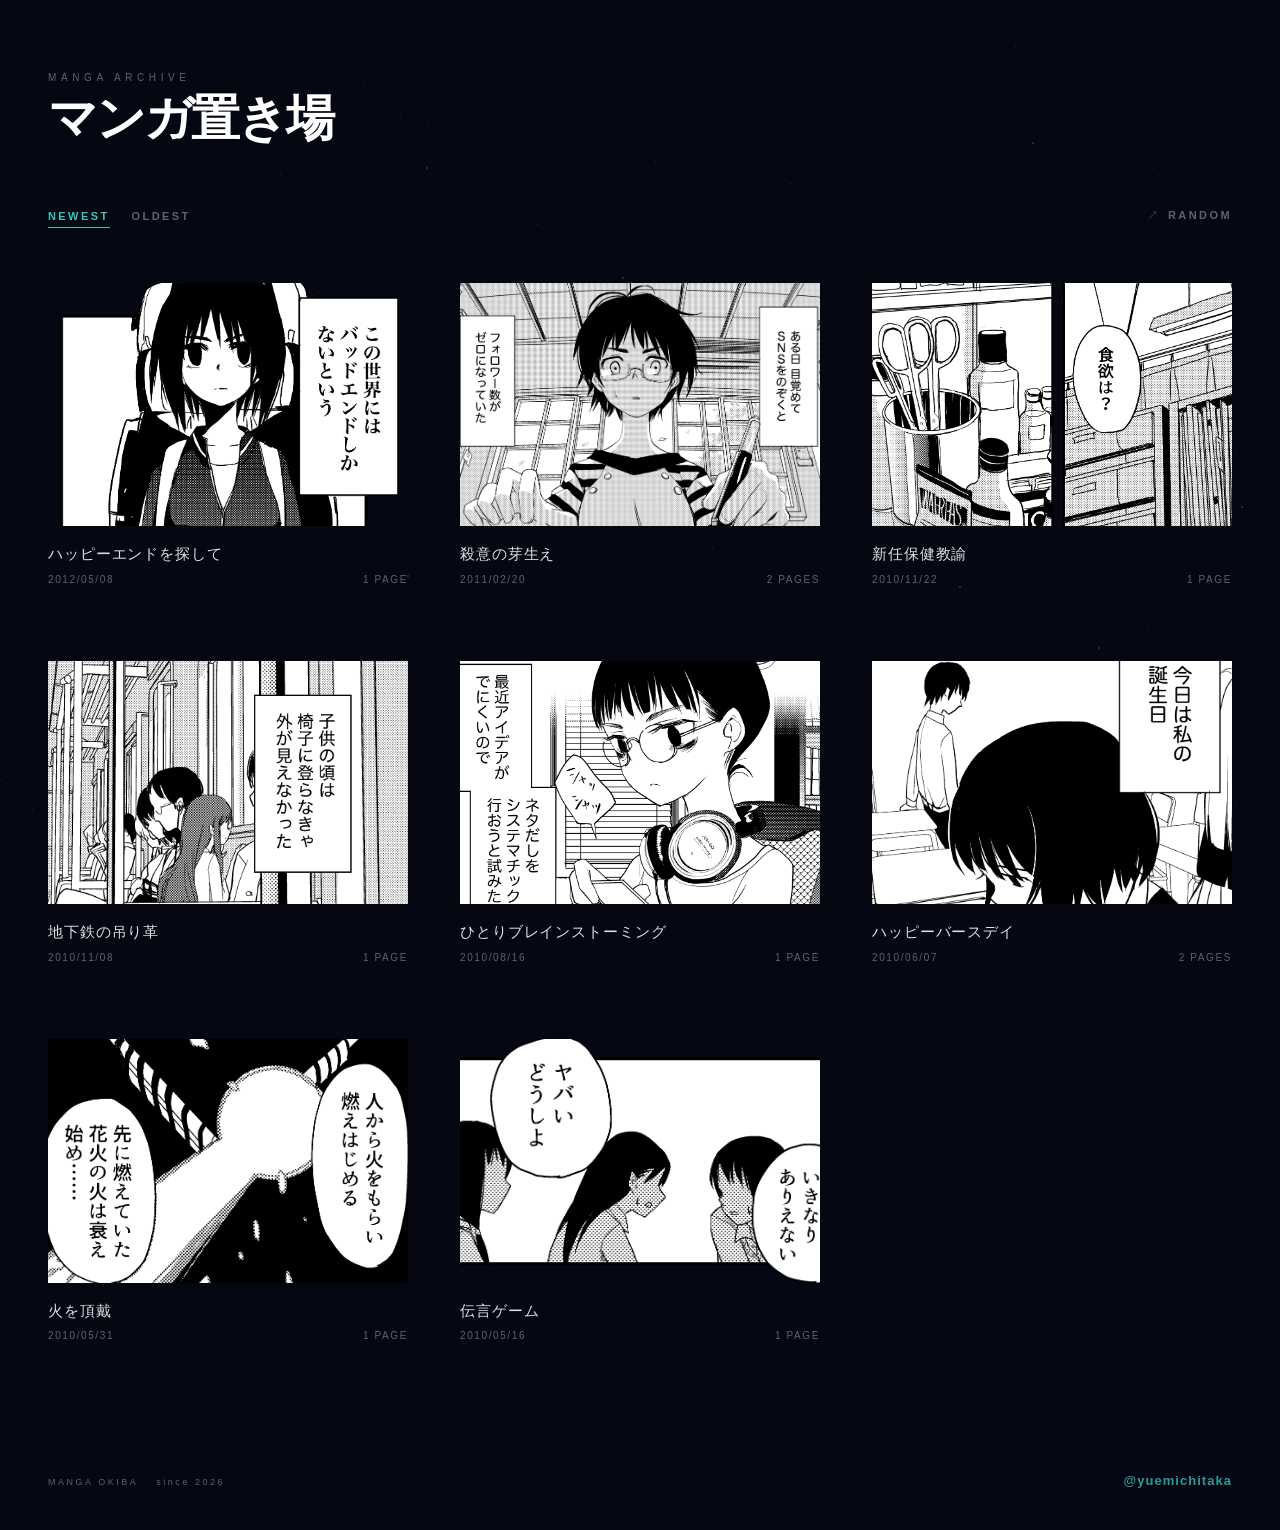
<file: index.html>
<!doctype html>
<html lang="ja">
<head>
  <meta charset="utf-8">
  <meta name="viewport" content="width=device-width, initial-scale=1">
  <title>マンガ置き場</title>
  <meta name="description" content="マンガ作品を並べた個人サイト">
  <link rel="stylesheet" href="style.css">
  <link rel="stylesheet" href="stars.css">
<link rel="stylesheet" href="design.css">
</head>
<body>
  <div id="star-field" class="star-field" aria-hidden="true"></div>

  <header class="site-header">
    <div>
      <p class="eyebrow">MANGA ARCHIVE</p>
      <h1 class="site-title">マンガ置き場</h1>
    </div>
  </header>

  <section class="archive-controls" aria-label="作品一覧の操作">
    <div class="sort-controls">
      <button type="button" class="control-btn active" data-sort="new">NEWEST</button>
      <button type="button" class="control-btn" data-sort="old">OLDEST</button>
    </div>
    <button type="button" id="random-work" class="control-btn random-btn">RANDOM</button>
  </section>

  <main id="manga-grid" class="manga-grid" aria-label="マンガ一覧"></main>

  <footer class="footer">
    <div class="footer-left">
      <span>MANGA OKIBA</span>
      <span class="footer-since">since 2026</span>
    </div>
    <a class="account" href="https://x.com/yuemichitaka" target="_blank" rel="noopener noreferrer">@yuemichitaka</a>
  </footer>

  <script src="data.js"></script>
  <script src="script.js"></script>
  <script src="stars.js"></script>
</body>
</html>
</file>
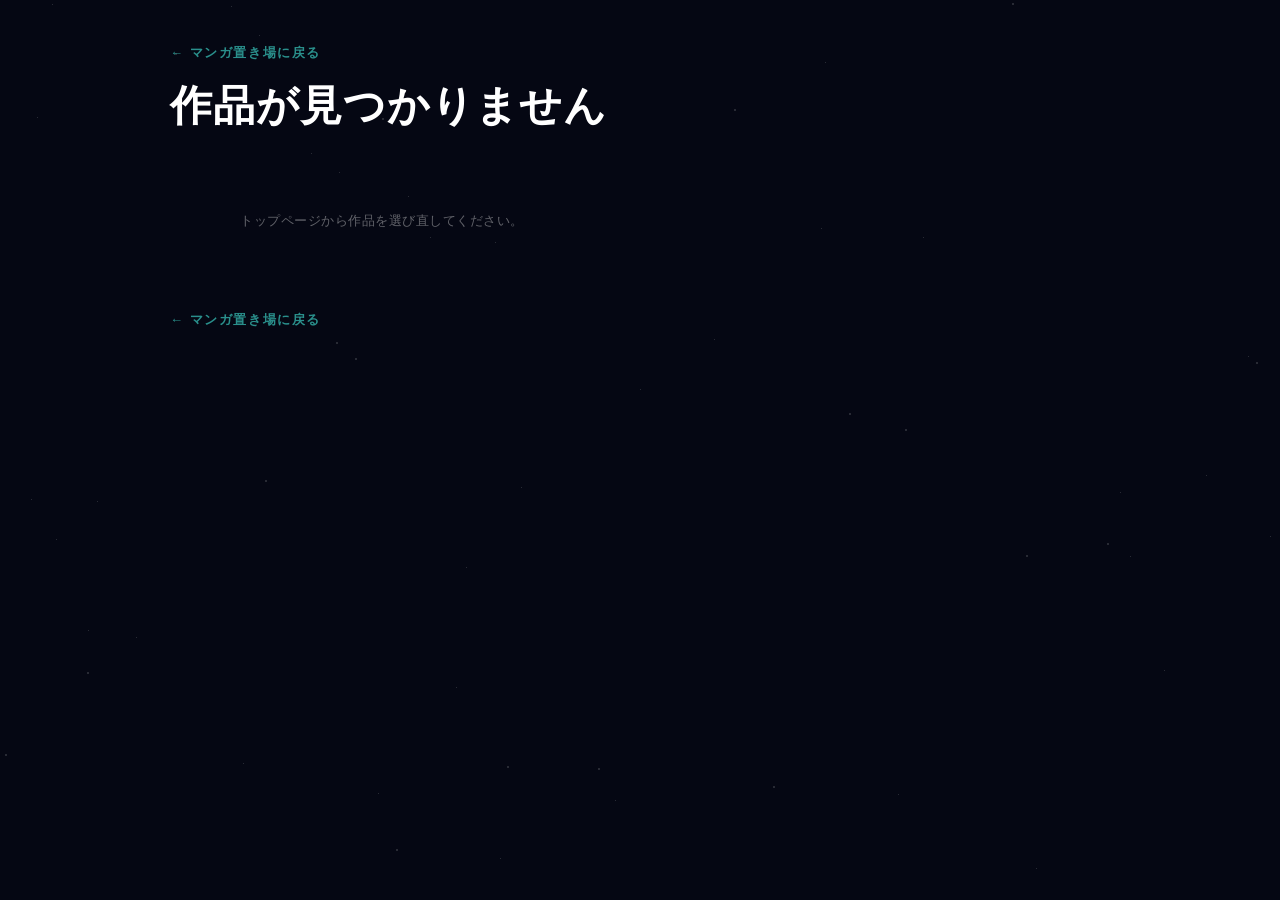
<file: reader.html>
<!doctype html>
<html lang="ja">
<head>
  <meta charset="utf-8">
  <meta name="viewport" content="width=device-width, initial-scale=1">
  <title>マンガ | マンガ置き場</title>
  <link rel="stylesheet" href="reader.css">
  <link rel="stylesheet" href="stars.css">
<link rel="stylesheet" href="design.css">
</head>
<body>
  <div id="star-field" class="star-field" aria-hidden="true"></div>

  <header class="reader-header">
    <div class="reader-nav">
      <a class="back" href="index.html">← マンガ置き場に戻る</a>
      <a id="reader-series-link" class="series-back" href="#" hidden></a>
    </div>
    <h1 id="reader-title"></h1>
    <div class="reader-meta">
      <time id="reader-date"></time>
      <span id="reader-page-count">… PAGES</span>
    </div>
  </header>

  <main id="comic" class="comic" aria-live="polite"></main>


  <footer class="reader-footer">
    <div class="reader-nav reader-nav-bottom">
      <a class="back" href="index.html">← マンガ置き場に戻る</a>
      <a id="share-x" class="share-x" target="_blank" rel="noopener noreferrer" hidden>Xで共有</a>
      <a id="reader-series-link-bottom" class="series-back" href="#" hidden></a>
    </div>
  </footer>

  <script src="data.js"></script>
  <script src="reader.js"></script>
  <script src="stars.js"></script>
</body>
</html>
</file>
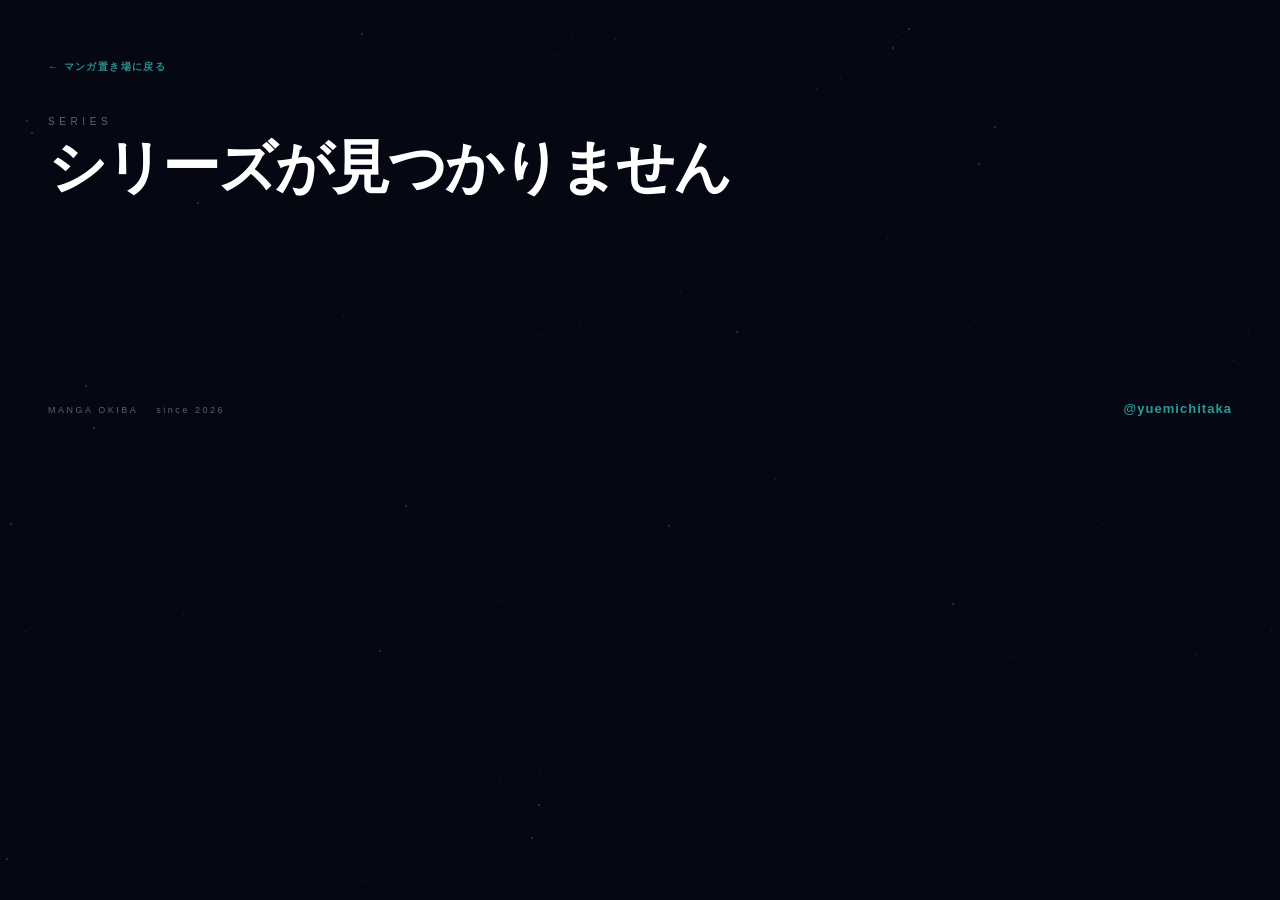
<file: series.html>
<!doctype html>
<html lang="ja">
<head>
  <meta charset="utf-8">
  <meta name="viewport" content="width=device-width, initial-scale=1">
  <title>シリーズ | マンガ置き場</title>
  <link rel="stylesheet" href="style.css">
  <link rel="stylesheet" href="series.css">
  <link rel="stylesheet" href="stars.css">
<link rel="stylesheet" href="design.css">
</head>
<body>
  <div id="star-field" class="star-field" aria-hidden="true"></div>

  <header class="series-header">
    <a class="back-link" href="index.html">← マンガ置き場に戻る</a>
    <p class="eyebrow">SERIES</p>
    <h1 id="series-title" class="series-title"></h1>
  </header>

  <main>
    <section id="series-grid" class="manga-grid series-grid" aria-label="シリーズ各話"></section>
  </main>

  <footer class="footer">
    <div class="footer-left">
      <span>MANGA OKIBA</span>
      <span class="footer-since">since 2026</span>
    </div>
    <a class="account" href="https://x.com/yuemichitaka" target="_blank" rel="noopener noreferrer">@yuemichitaka</a>
  </footer>

  <script src="data.js"></script>
  <script src="series.js"></script>
  <script src="stars.js"></script>
</body>
</html>
</file>
<file: style.css>
:root {
  --bg: #050713;
  --accent: #39C5BB;
  --accent-soft: #65d8d0;
  --text: #e0e0e0;
  --muted: rgba(224,224,224,.42);
  --line: rgba(255,255,255,.055);
  --max-width: 1480px;
}

* { box-sizing: border-box; }

html { background: var(--bg); color-scheme: dark; }

body {
  margin: 0;
  min-height: 100vh;
  color: var(--text);
  font-family: -apple-system, BlinkMacSystemFont, "Helvetica Neue",
               "Hiragino Sans", "Yu Gothic", sans-serif;
  -webkit-font-smoothing: antialiased;
}

.site-header {
  max-width: var(--max-width);
  margin: 0 auto;
  padding: 72px 48px 34px;
  display: flex;
  align-items: flex-end;
  justify-content: space-between;
  gap: 32px;
}

.eyebrow {
  margin: 0 0 12px;
  color: var(--muted);
  font-size: 10px;
  letter-spacing: .46em;
}

.site-title {
  margin: 0;
  color: #fff;
  font-size: clamp(30px, 3.8vw, 52px);
  line-height: .95;
  font-weight: 760;
  letter-spacing: -.045em;
}

.account {
  margin-bottom: 4px;
  color: var(--accent);
  font-size: 13px;
  font-weight: 600;
  letter-spacing: .08em;
  opacity: .78;
  text-decoration: none;
  transition: color 180ms ease, opacity 180ms ease;
}

.account:hover { opacity: 1; }

.archive-controls {
  max-width: var(--max-width);
  margin: 0 auto;
  padding: 28px 48px 0;
  display: flex;
  justify-content: space-between;
  align-items: center;
  gap: 24px;
}

.sort-controls {
  display: flex;
  align-items: center;
  gap: 22px;
}

.control-btn {
  appearance: none;
  border: 0;
  border-bottom: 1px solid transparent;
  padding: 5px 0;
  background: transparent;
  color: var(--muted);
  font: inherit;
  font-size: 11px;
  font-weight: 600;
  letter-spacing: .22em;
  cursor: pointer;
  transition: color 180ms ease, border-color 180ms ease, opacity 180ms ease;
}

.control-btn:hover,
.control-btn.active {
  color: var(--accent);
}

.control-btn.active {
  border-bottom-color: var(--accent);
}

.random-btn::before {
  content: "↗";
  margin-right: 8px;
  opacity: .55;
}

.manga-grid {
  max-width: var(--max-width);
  margin: 0 auto;
  padding: 54px 48px 110px;
  display: grid;
  grid-template-columns: repeat(3, minmax(0, 1fr));
  gap: 76px 52px;
}

.manga-card {
  min-width: 0;
  color: inherit;
  text-decoration: none;
}

.thumb-wrap {
  display: block;
  position: relative;
  overflow: hidden;
  background: transparent;
  color: inherit;
  text-decoration: none;
}

.thumb-wrap::after {
  content: "";
  position: absolute;
  inset: 0;
  border: 1px solid transparent;
  pointer-events: none;
  z-index: 2;
  transition: border-color 220ms ease;
}

.manga-card:hover .thumb-wrap::after {
  border-color: var(--hover-color, var(--accent));
}

.manga-card img {
  width: 100%;
  aspect-ratio: 1.48 / 1;
  object-fit: cover;
  display: block;
  filter: grayscale(.08) saturate(.9) contrast(1.015);
  transition: transform 360ms cubic-bezier(.19,1,.22,1),
              filter 260ms ease;
}

.manga-info {
  padding-top: 16px;
  border-top: 1px solid transparent;
  transition: border-color 220ms ease;
}

.manga-title-link,
.series-link {
  color: inherit;
  text-decoration: none;
}

.manga-title-link {
  display: inline-block;
  max-width: 100%;
}

.manga-card h2 {
  margin: 0;
  color: var(--text);
  font-size: clamp(14px, 1.15vw, 18px);
  line-height: 1.55;
  font-weight: 500;
  letter-spacing: .06em;
  transform-origin: left center;
  transition: color 220ms ease,
              transform 360ms cubic-bezier(.19,1,.22,1);
}

.series-line {
  display: flex;
  align-items: baseline;
  gap: 10px;
  margin-top: 7px;
  color: var(--muted);
  font-size: 10px;
  letter-spacing: .12em;
}

.series-link {
  position: relative;
  z-index: 2;
  color: var(--muted);
  transition: color 180ms ease;
}

.series-link:hover {
  color: var(--hover-color, var(--accent));
  text-decoration: underline;
  text-underline-offset: 3px;
}

.episode-number {
  opacity: .72;
  white-space: nowrap;
}

.manga-meta-row {
  display: flex;
  align-items: center;
  justify-content: space-between;
  gap: 14px;
  margin-top: 8px;
}

.manga-date,
.page-count {
  color: var(--muted);
  font-size: 10px;
  letter-spacing: .16em;
}

.page-count { white-space: nowrap; }

.manga-card:hover img {
  transform: scale(1.015);
  filter: grayscale(0) saturate(.98) contrast(1.03) brightness(1.02);
}

.manga-card:hover .manga-info {
  border-top-color: var(--hover-color, var(--accent));
}

.manga-card:hover .manga-title-link h2 {
  color: var(--hover-color, var(--accent));
  transform: scale(1.045);
}

.footer {
  max-width: var(--max-width);
  margin: 0 auto;
  padding: 22px 48px 42px;
  display: flex;
  justify-content: space-between;
  color: var(--muted);
  font-size: 9px;
  letter-spacing: .28em;
}

@media (max-width: 980px) {
  .site-header { padding: 54px 30px 28px; }
  .archive-controls { padding-left: 30px; padding-right: 30px; }
  .manga-grid {
    grid-template-columns: repeat(2, minmax(0, 1fr));
    padding: 42px 30px 90px;
    gap: 60px 28px;
  }
  .footer { padding-left: 30px; padding-right: 30px; }
}

@media (max-width: 620px) {
  .site-header { padding: 38px 20px 24px; display: block; }
  .account { display: inline-block; margin-top: 18px; }
  .archive-controls { padding: 22px 20px 0; }
  .sort-controls { gap: 16px; }
  .control-btn { font-size: 8px; }
  .manga-grid {
    grid-template-columns: 1fr;
    padding: 34px 20px 72px;
    gap: 50px;
  }
  .footer { padding: 18px 20px 34px; }
}

.footer { align-items: baseline; gap: 20px; }
.footer-left { display: flex; align-items: baseline; flex-wrap: wrap; gap: 10px 18px; min-width: 0; }
.footer-left > span { overflow-wrap: anywhere; }
.footer-left > span:empty { display: none; }
.footer-since { white-space: nowrap; }
.footer .account { margin: 0; flex-shrink: 0; }
@media (max-width: 420px) {
  .footer { gap: 12px; flex-wrap: wrap; }
  .footer .account { margin-left: auto; }
}
</file>
<file: stars.css>
/* preview-2.html に近い背景グラデーション */
body {
  background: #050713;
  background-attachment: fixed;
}

.star-field {
  position: fixed;
  inset: 0;
  overflow: hidden;
  pointer-events: none;
  z-index: 0;
}

.pixel-star {
  position: absolute;
  width: 1px;
  height: 1px;
  background: white;
  image-rendering: pixelated;
  opacity: .14;
  animation: pixel-twinkle var(--speed) steps(5) infinite;
  animation-delay: var(--delay);
}

@keyframes pixel-twinkle {
  0% { opacity: .14; }
  18% { opacity: .28; }
  38% { opacity: .72; }
  50% { opacity: 1; }
  62% { opacity: .68; }
  80% { opacity: .26; }
  100% { opacity: .14; }
}

.pixel-star.bright {
  width: 2px;
  height: 2px;
  animation: pixel-bright-twinkle var(--speed) steps(6) infinite;
  animation-delay: var(--delay);
}

.pixel-star.bright::before {
  content: "";
  position: absolute;
  width: 1px;
  height: 1px;
  left: .5px;
  top: .5px;
  background: transparent;
  opacity: 0;
  box-shadow:
     0 -4px rgba(255,255,255,.95),
     0  4px rgba(255,255,255,.90),
    -3px  0 rgba(255,255,255,.72),
     3px  0 rgba(255,255,255,.72);
  animation: pixel-sparkle-dots var(--speed) steps(6) infinite;
  animation-delay: var(--delay);
}

@keyframes pixel-bright-twinkle {
  0% { opacity: .12; }
  34% { opacity: .24; }
  42% { opacity: .70; }
  48% { opacity: 1; }
  52% { opacity: .88; }
  59% { opacity: .38; }
  100% { opacity: .12; }
}

@keyframes pixel-sparkle-dots {
  0% { opacity: 0; }
  40% { opacity: 0; }
  45% { opacity: .5; }
  48% { opacity: 1; }
  52% { opacity: .7; }
  58% { opacity: 0; }
  100% { opacity: 0; }
}


.site-header,
.archive-controls,
.manga-grid,
.footer,
.series-header,
.reader-header,
.comic,
.reader-footer {
  position: relative;
  z-index: 1;
}

@media (prefers-reduced-motion: reduce) {
  .pixel-star {
    animation: none;
    opacity: .45;
  }
  .pixel-star.bright::before {
    animation: none;
    opacity: 0;
  }
}
</file>
<file: design.css>
.comic { max-width: 800.000px; }
</file>
<file: reader.css>
:root {
  --bg: #050713;
  --fg: #e0e0e0;
  --accent: #39C5BB;
  --muted: rgba(224,224,224,.42);
  --line: rgba(255,255,255,.055);
}

* { box-sizing: border-box; }
html { background: var(--bg); }

body {
  margin: 0;
  color: var(--fg);
  font-family: -apple-system, BlinkMacSystemFont, "Helvetica Neue",
               "Hiragino Sans", "Yu Gothic", sans-serif;
  -webkit-font-smoothing: antialiased;
}

.reader-header {
  max-width: 980px;
  margin: 0 auto;
  padding: 44px 20px 26px;
}

.reader-nav {
  display: flex;
  align-items: center;
  gap: 22px;
  flex-wrap: wrap;
}

.back,
.series-back {
  text-decoration: none;
  font-size: 13px;
  font-weight: 600;
}

.back {
  color: var(--accent);
  letter-spacing: .12em;
  opacity: .72;
}

.series-back {
  color: var(--muted);
  letter-spacing: .08em;
  transition: color 180ms ease;
}

.back:hover { opacity: 1; }
.series-back:hover { color: var(--accent); }

h1 {
  margin: 18px 0 0;
  color: #fff;
  font-size: clamp(26px, 4vw, 42px);
  line-height: 1.25;
  font-weight: 600;
  letter-spacing: .025em;
}

.reader-meta {
  display: flex;
  align-items: center;
  gap: 18px;
  margin-top: 10px;
  color: var(--muted);
  font-size: 10px;
  letter-spacing: .16em;
}

#reader-page-count { white-space: nowrap; }

.comic {
  max-width: 980px;
  margin: 0 auto;
  padding: 30px 0 42px;
}

.comic img {
  width: 100%;
  height: auto;
  display: block;
  background: transparent;
  margin: 0 auto 24px;
}


.reader-footer {
  max-width: 980px;
  margin: 0 auto;
  padding: 26px 20px 44px;
}

.reader-nav-bottom {
  justify-content: space-between;
}

.reader-message {
  color: var(--muted);
  font-size: 13px;
  letter-spacing: .04em;
}

@media (max-width: 620px) {
  .reader-nav { gap: 14px; }
  .series-back { width: 100%; }
}

.share-x {
  display: inline-block;
  padding: 10px 14px;
  color: var(--muted);
  font-size: 11px;
  letter-spacing: .08em;
  text-decoration: none;
  transition: color 180ms ease;
}
.share-x[hidden] { display: none; }
.share-x[href]:hover { color: var(--accent); }
.share-x:focus-visible { outline: 1px solid var(--accent); outline-offset: 3px; }
.share-x[aria-disabled="true"] { cursor: default; }

.reader-nav-bottom {
  display: grid;
  grid-template-columns: minmax(0, 1fr) auto minmax(0, 1fr);
  align-items: baseline;
  gap: 14px;
}
.reader-nav-bottom .back { grid-column: 1; grid-row: 1; justify-self: start; overflow-wrap: anywhere; }
.reader-nav-bottom .share-x { grid-column: 2; grid-row: 1; justify-self: center; white-space: nowrap; }
.reader-nav-bottom .series-back { grid-column: 3; grid-row: 1; justify-self: end; text-align: right; overflow-wrap: anywhere; }
@media (max-width: 620px) {
  .reader-nav-bottom { grid-template-columns: minmax(0, 1fr) auto; }
  .reader-nav-bottom .series-back { grid-column: 1 / -1; grid-row: 2; justify-self: start; text-align: left; }
}

.comic-page { position: relative; width: 100%; margin: 0 auto 24px; }
.comic-page img { position: absolute; inset: 0; width: 100%; height: 100%; object-fit: contain; margin: 0; }
.page-retry { position: absolute; top: 50%; left: 50%; transform: translate(-50%, -50%); background: transparent; color: var(--muted); border: 1px solid currentColor; padding: 12px; cursor: pointer; }
</file>
<file: series.css>
.series-header {
  max-width: var(--max-width);
  margin: 0 auto;
  padding: 56px 48px 18px;
}

.back-link {
  display: inline-block;
  margin-bottom: 42px;
  color: var(--accent);
  text-decoration: none;
  font-size: 10px;
  font-weight: 600;
  letter-spacing: .14em;
  opacity: .72;
}

.back-link:hover { opacity: 1; }

.series-title {
  margin: 0;
  color: #fff;
  font-size: clamp(34px, 4.5vw, 64px);
  line-height: 1;
  font-weight: 680;
  letter-spacing: -.035em;
}

.series-grid { padding-top: 54px; }

@media (max-width: 980px) {
  .series-header { padding: 44px 30px 18px; }
}

@media (max-width: 620px) {
  .series-header { padding: 34px 20px 16px; }
  .back-link { margin-bottom: 30px; }
}
</file>
